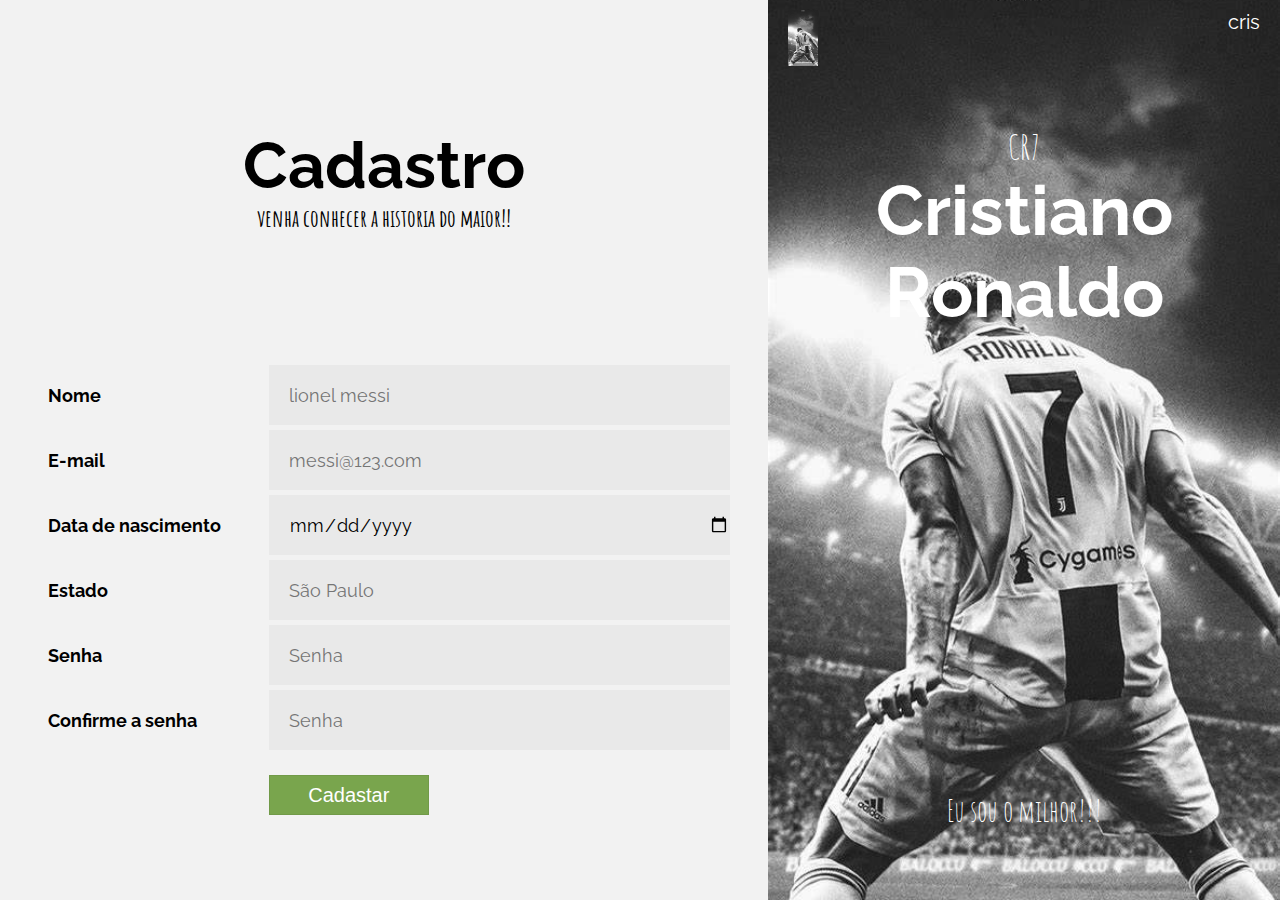
<file: pasta1/index.html>
<!DOCTYPE html>
<html lang='pt-br'>
    <head>
        <meta charset='UTF-8' />
        <meta name="viewport" content="width=device-width, initial-scale=1.0">
        <title>Cadastre-se | Site</title>
        <link rel='stylesheet' href='index.css'>
    </head>
    <body>
        <div class='container'>
            <section class='formulario'>
                <form>
                    <div class='titulo'>
                        <h1>Cadastro</h1>
                        <h2>venha conhecer a historia do maior!!</h2>
                    </div>
                    <section>
                        <div>
                            <label for='nome'><span>Nome</span></label>
                            <label for='email'><span>E-mail</span></label>
                            <label for='data'><span>Data de nascimento</span></label>
                            <label for='estado'><span>Estado</span></label>
                            <label for='senha'><span>Senha</span></label>
                            <label for='confSenha'><span>Confirme a senha</span></label>
                        </div>
                        <div>
                            <input type='text' placeholder='lionel messi' id='nome' class='input' required/>
                            <input type='email' placeholder='messi@123.com' id='email' class='input' required/>
                            <input type='date' placeholder='Dez 10, 2001' id='data' class='input' required/>
                            <input type='text' placeholder='São Paulo' id='estado' class='input' required/>
                            <input type='password' placeholder='Senha' id='senha' class='input' required/>
                            <input type='password' placeholder='Senha' id='confSenha' class='input' required/>
                            <button type='submit'>Cadastar</button>
                        </div>
                    </section>
                </form>
            </section>
            <section class='flier'>
                <div class='flier-overlay'>
                    <header>
                        <a href='#'>
                            <img src='OIP.jpeg' alt='botão de menu' />
                        </a>
                        <span>cris</span>
                    </header>
                    <main>
                        <section>
                            <span>CR7</span>
                            <h1>Cristiano Ronaldo</h1>
                        </section>
                        <span>Eu sou o milhor!!!</span>
                    </main>
                </div>
                <img src='OIP.jpeg' alt=''/>
            </section>
        </div>
    </body>
</html>
</file>
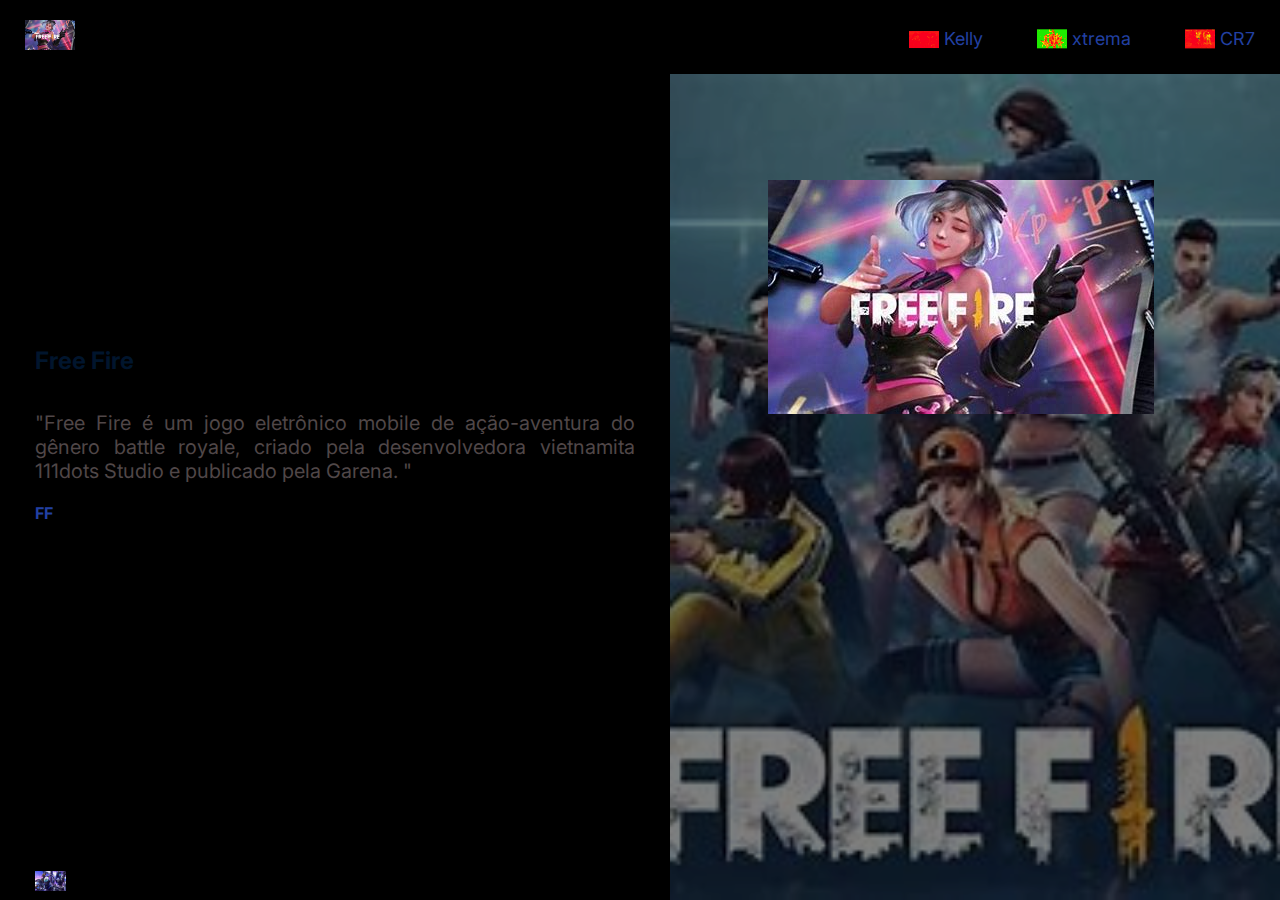
<file: pasta3/index.html>
<!DOCTYPE html>
<html lang="pt-br">
<head>
    <meta charset="UTF-8">
    <meta name="viewport" content="width=device-width, initial-scale=1.0">
    <link rel='shortcut icon' href='./image/iconTab.png' />
    <title>GArena free fire</title>
    <link rel='stylesheet' href='index.css' />
</head>
<body>
    <section class='landing'>
        <nav>
            <a href="" id='logo'>
                <img src='OIP.jpeg' alt='logo' />
            </a>
            <div>
                <a href=""><img src="OIP (6).jpeg" alt=""> Kelly</a>
                <a href=""><img src="OIP (5).jpeg" alt=""> xtrema</a>
                <a href=""><img src="OIP (4).jpeg" alt=""> CR7</a>
            </div>
        </nav>
        <main>    
            <article>
                <div>
                    <h1>Free Fire</h1>
                    <p>"Free Fire é um jogo eletrônico mobile de ação-aventura do gênero battle 
                        royale, criado pela desenvolvedora vietnamita 111dots Studio e publicado 
                        pela Garena. "</p>

                       
                       
                    <a href="">FF</a>
                </div>
                <footer>
                    <a href="https://www.nintendo.com/pt_BR/" target="_blank">
                        <img src="OIP (3).jpeg" alt="ff">
                    </a>
                    <a href=""></a>
                </footer>
            </article>
            <div id="character">
                <img src="OIP.jpeg" alt="">
            </div>
            <div id='bg'>
                <img src="OIP (1).jpeg" alt="" >
            </div>
        </main>
    </section>
</body>
</html>
</file>
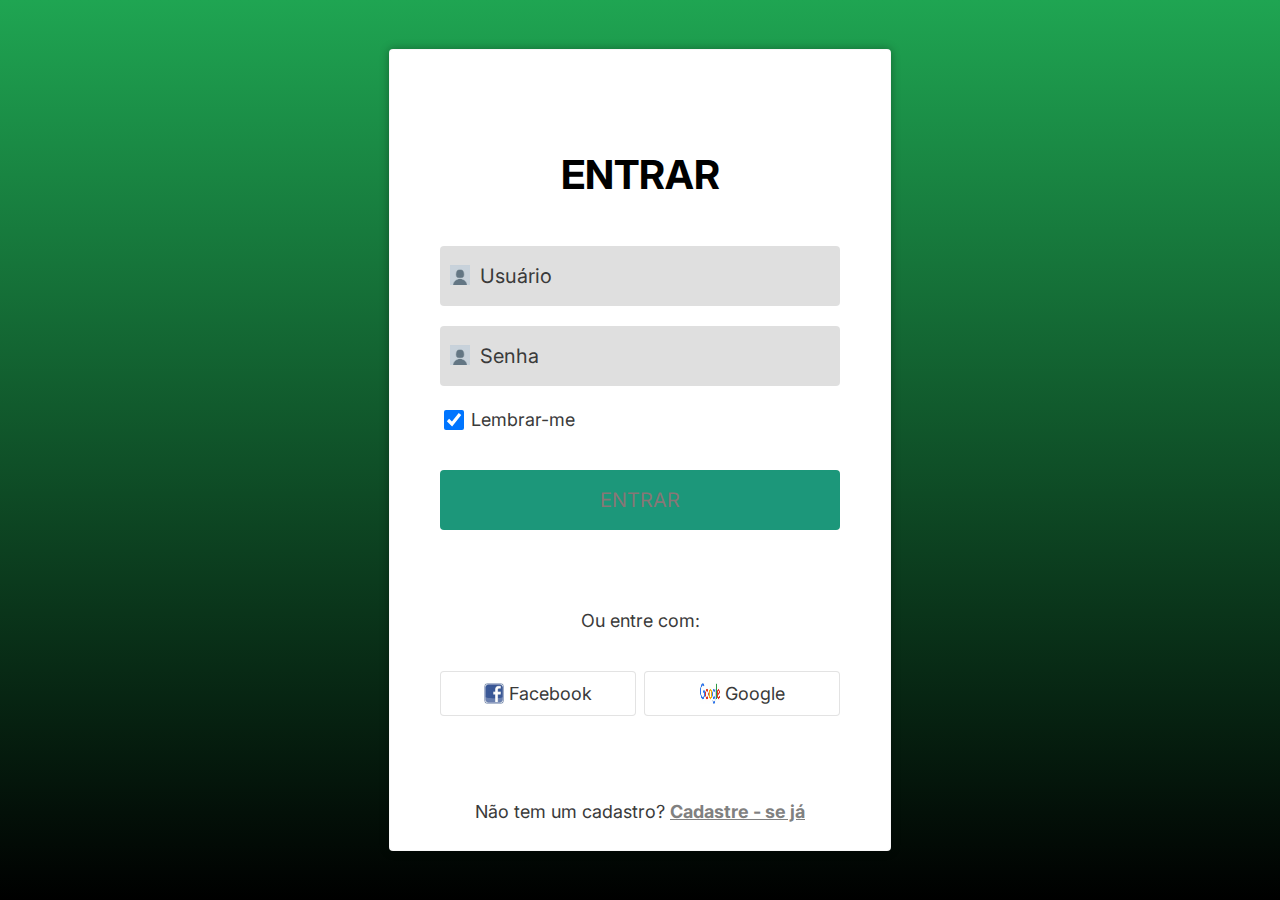
<file: pasta5/index.html>
<!DOCTYPE html>
<html lang='pt-br'>
    <head>
        <meta name="viewport" content="width=device-width, initial-scale=1.0">
        <meta charset='UTF-8' />
        <title>Formulario | Site</title>
        <link rel='stylesheet' href='indemx.css'/>
    </head>
    <body>
        <main class='login'>
            <section>
                <form onsubmit="alert('Logado com sucesso!')" method="GET">
                    <h1>ENTRAR</h1>
                    <img src='OIP.jpeg' id='user-img' alt='Usuario'/>
                    <input type='text' id='user' placeholder='Usuário' required/>
                    <img src='OIP.jpeg' id='password-img' alt='Cadeado'/>
                    <input type='password' id='password' placeholder='Senha' required/>
                    <input type="checkbox" checked id='remember' />
                    <span>Lembrar-me</span>
                    <input type='submit' value='ENTRAR' />
                    <span>Ou entre com:</span>
                    <div>
                        <button id='google'><div><img src='OIP (2).jpeg' alt='Logo Facebook' /><span>Facebook</span></div></button>
                        <button id='google'><div><img src='OIP (1).jpeg' alt='Logo Google' /><span>Google</span></div></button>
                    </div>
                    <span>Não tem um cadastro? <a href='#'>Cadastre&nbsp;-&nbsp;se&nbsp;já</a></span>
                </form>
            </section>
        </main>
    </body>
</html>
</file>
<file: pasta1/index.css>
@import url('https://fonts.googleapis.com/css2?family=Raleway:wght@300&display=swap');
@import url('https://fonts.googleapis.com/css2?family=Amatic+SC&display=swap');
body{
    margin: 0;
    padding: 0;
    height: 100vh;
    background: rgb(0, 0, 0);
}
.container{
    display: flex;
}

/* #redion FORMULARIO */
.container .formulario{
    margin: 0;
    height: 100vh;
    width: 60vw;
    background: rgb(242, 242, 242);
}
.formulario .titulo{
    margin: auto;
    text-align: center;
    display: flex;
    flex-direction: column;
    flex-wrap: wrap;
    justify-content: center;
    align-items: center;
    height: 40vh;
}
.formulario .titulo h1{
    font-family: 'Raleway';
    font-size: 65px;
    margin: 0;
    display: block;
}
.formulario .titulo h2{
    display: block;
    font-family: 'Amatic SC';
    margin: 0;
}
.formulario form section{
    margin: 0;
    padding: 0;
    display: flex;
    flex-direction: row;
    flex-wrap: wrap;
    justify-content: center;
    align-items: flex-start;
    padding-bottom: 50px;
}

.formulario div:first-of-type{
    width: 30%;
}
.formulario div:last-of-type{
    width: 60%;
}
.formulario div label{
    font-family: 'Raleway';
    font-size: 18px;
    font-weight: bold;
    display: flex;
    margin: 5px 0;
    margin-left: 10px;
    align-items: center;
    height: 60px;
}
.formulario div label span{
    display: block;
}
.formulario div .input{
    font-family: 'Raleway';
    font-size: 18px;
    background: rgba(0, 0, 0, 0.035);
    height: 60px;
    display: block;
    margin: 5px 10px 5px 0;
    padding: 0;
    border: 0;
    width: 100%;
}
.formulario div input[type=text], input[type=password], input[type=email]{
    text-indent: 20px;
}
.formulario div input[type=date]{
    text-indent: 10px;
}
.formulario div button{
    outline: none;
    border: solid 1px rgba(0, 0, 0, 0.063);
    background: #79a54d;
    color: white;
    height: 40px;
    width: 160px;
    font-size: 20px;
    margin-top: 20px;
}
.formulario div button:hover{
    cursor: pointer;
    background: #92c75d;
}
/* #endredion FORMULARIO */
/* #region FLIER */
.container .flier{
    position: relative;
    height: 100vh;
    width: 40vw;
    background: rgb(255, 255, 255);
}
.flier img{
    position: absolute;
    width: 100%;
    height: 100%;
    filter: hue-rotate(-20deg);
    object-fit: cover;
    top:0;
    z-index: 1;
}
.flier-overlay{
    z-index: 2;
    height: 100vh;
    position: relative;
    color: white;
}
.flier-overlay header{
    font-family: 'Raleway';
    display: flex;
    justify-content: space-between;
    margin: 0px 20px;
    padding-top: 10px;
}
.flier-overlay header a img{
    position: relative;
    width: 30px;
    height: auto;
    object-fit: contain;
}
.flier-overlay header span{
    font-size: 20px;
}
.flier-overlay main span{
    font-family: 'Amatic SC';
}
.flier-overlay main section{
    position: absolute;
    top: 30%;
    left: 50%;
    transform: translate(-50%, -70%);
    text-align: center;
}
.flier-overlay main section span{
    font-size: 35px
}
.flier-overlay main section h1{
    font-family: 'Raleway';
    font-size: 70px;
    margin: 0;
}
.flier-overlay main span:last-child{
    position: absolute;
    top: 90%;
    left: 50%;
    transform: translate(-50%, -50%);
    font-size: 30px;
}
/* #endregion FLIER */

/* Responsividade */
@media only screen and (max-width: 900px){
    body{
        height: auto;
    }
    .container{
        height: 100%;
        flex-direction: column-reverse;
        
    }
    .container .formulario{
        width: 100%;
        height: 100%;
    }
    .formulario .titulo:last-of-type{
        height: 15vh;
        width: 300px;
    }
    .container .flier{
        width: 100%;
        height: 30vh;
    }
    .flier-overlay{
        height: 40%;
    }
    .flier-overlay header{
        margin: 0px 10px;
    }
    .flier-overlay header span{
        display: none;
    }
    .flier-overlay main section{
        top: 90%;
        left: 50%;
        transform: translate(-50%, -20%);
        text-align: center;
    }
    .flier-overlay main span:last-child{
        display: none;
    }
    .flier-overlay main section span{
        display: none;
    }
}
@media only screen and (max-width: 400px){
    .container .flier{
        width: 100%;
        height: 30vh;
    }
    .flier-overlay main section h1{
        font-family: 'Raleway';
        font-size: 60px;
        margin: 0;
    }
    .formulario .titulo h1{
        font-size: 30px;
    }
    .formulario div label, .formulario div .input{
        font-size: 15px;
    }
}
</file>
<file: pasta3/index.css>
@import url('https://fonts.googleapis.com/css2?family=Inter&display=swap');
        :root{
            --bg-color: rgb(0, 0, 0);
            --text-color: #2240a3;
            --text-color-hover: #a81c1e;
            --text-menu-size: 18px;
            --text-title-size: 24px;
            --text-subtitle-size: 20px;
            --text-subtitle-color: #504748;
        }
        body{
            font-family: 'Inter';
            margin:0;
            padding: 0;
            background: var(--bg-color);
        }
        .landing{
            width: 100%;
            height: 100vh;
            display: flex;
            flex-direction: column;

        }
        .landing nav{
            z-index: 2;
            height: auto;
            display: flex;
            flex-direction: row;
            justify-content: space-between;
            align-items: center;
            width: 100%;
        }
        .landing nav div a{
            position: relative;
            margin: 0px 25px;
            text-decoration: none;
            font-size: var(--text-menu-size);
            color: var(--text-color);
            transition: .2s color ease-in-out;
        }
        .landing nav div a:hover{
            color: var(--text-color-hover);
        }
        .landing nav div a img{
            transition: .2s filter ease-in-out;
            filter: invert(16%) sepia(70%) saturate(4646%) hue-rotate(345deg) brightness(89%) contrast(121%);
            transform: translateY(18%);
            width: 30px;
        }
        .landing nav div a:hover img{
            filter: invert(93%) sepia(17%) saturate(1607%) hue-rotate(292deg) brightness(112%) contrast(108%);        }

        #logo{
            margin: 20px 25px;
        }
        #logo img{
            width: 50px;
        }
        .landing main{
            height: 100%;
            display: flex;
            flex-direction: row;
        }
        .landing main article{
            display: flex;
            flex-direction: column;
            justify-content: center;
            align-self: center;
            margin: 0 35px;
            max-width: 600px;
            height: 100%;
        }
        .landing main article div{
            flex: 6;
            display: flex;
            flex-direction: column;
            justify-content: center;
        }
        .landing main article div h1{
            font-size: var(--text-title-size);
            color:#01152d;
        }
        .landing main article div p{
            color: var(--text-subtitle-color);
            font-size: var(--text-subtitle-size);
            text-align: justify;
        }
        .landing main article div a{
            color: var(--text-color);
            font-size: var(--text-subtitle-size) -2;
            text-decoration: none;
            font-weight: bold;
            width: 100px;
        }
        .landing main article div a:hover{
            color: var(--text-color-hover);
        }
        .landing main article footer{
            display: flex;
            align-items: flex-end;
            flex: 1;
            margin-bottom: 5px;
        }
        .landing main article footer a img{
            max-height: 20px;
        }
        .landing main div{
            width: 100%;
        }
        #bg{
            overflow: hidden;
        }
        #bg img{
            z-index: 1;
            width: 100%;
            height: 100%;
            object-fit: cover;
            filter: opacity(.5);
        }
        #character{
            z-index: 1;
            position: absolute;
            top: 20%;
            left: 60%;
            width: auto;
            animation: Mario 1s infinite alternate ease-in-out;
        }
        @keyframes Mario{
            from {
                transform: rotate(-.5deg);
            }
            to {
                transform: rotate(.5deg);
            }
        }
</file>
<file: pasta5/indemx.css>
@import url('https://fonts.googleapis.com/css2?family=Inter&display=swap');            
:root{
    --main-bg-color: rgb(255, 255, 255);
    --main-text-color: rgb(0, 0, 0);
    --radius: .25rem;
    --login-input-color: rgba(0, 0, 0, 0.124);
    --login-text-color: rgb(58, 58, 58);
    --login-input-height: 60px;
    --login-input-width: 100%;
}
body{
    font-family: 'Inter';
    margin: 0;
    padding: 0;
    width: 100vw;
    height: 100vh;
    background: rgb(25, 73, 194);
    background: linear-gradient(180deg, rgb(31, 165, 82) 0%, rgb(0, 0, 0) 100%);
}
.login{
    flex: 1;
    color: var(--main-text-color);
}
.login section{
    position: absolute;
    top: 50%;
    left: 50%;
    transform: translate(-50%, -50%);
    width: 500px;
    height: 800px;
    background-color: var(--main-bg-color);
    border-radius: var(--radius);
    border: solid 1px rgba(0, 0, 0, 0.029);
    box-shadow: 0px 0px 10px rgba(0, 0, 0, 0.33);
}
.login form{
    position: relative;
    display: block;
    width: 80%;
    height: 80%;
    margin: auto;
    margin-top: 20%;
    padding: 0;
}
.login h1{
    margin-top: 0;
    font-size: 40px;
    text-align: center;
}
.login input{
    font-family: 'Inter';
    margin-top: 20px;
    border: none;
    font-size: 20px;
    color: var(--login-text-color);
    border-radius: var(--radius);
    height: var(--login-input-height);
    width: var(--login-input-width);
}
.login input[type=submit]{
    display: block;
}
.login input[type=text], input[type=password]{
    background: var(--login-input-color);
    text-indent: 40px;
    margin: auto;
    margin-top: 20px;
    padding: 0;
    outline: none;
    border: 0;
}
.login input[type=submit]{
    margin-top: 40px;
    background: #1c977a;
    color: rgb(136, 118, 118);
    transition: background .3s;
}
.login input[type=submit]:hover{
    background: #ffffff;
}
.login #user-img, #password-img{
    position: absolute;
    transform: translate(50%, 195%);
    width: 20px;
    height: 20px;
}
.login input::placeholder{
    color: var(--login-text-color);
    font-size: 20px;
}
.login input[type=checkbox]{
    height: 20px;
    width: 20px;
    transform: translateY(20%);
}
.login span{
    font-family: 'Inter';
    font-size: 18px;
    color: var(--login-text-color);
}
.login span:nth-of-type(2){
    margin-top: 80px;
    margin-bottom: 40px;
    display: block;
    text-align: center;
}
.login span:nth-of-type(3){
    position: absolute;
    width: 100%;
    bottom: -5%;
    display: block;
    text-align: center;
}
.login span:nth-of-type(3) a{
    color: rgb(128, 128, 128);
    font-weight: bold;
}
.login span:nth-of-type(3) a:hover{
    font-weight: normal;
}
.login form div{
    width: 100%;
    display: flex;
    justify-content: space-between;
}
.login button{
    border-radius: var(--radius);
    border: 1px solid rgba(63, 63, 63, 0.145);
    background-color: white;
    width: 49%;
    height: 45px;
    transition: background .3s;
}
.login button:hover{
    background-color: var(--login-input-color);
}
.login button div{
    justify-content: center;
    margin: auto;
}
.login button img{
    width: 20px;
    margin-right: 5px;
}

@media only screen and (max-width: 600px){
    .login section{
        width: 80vw;
        height: auto;
        padding-bottom: 110px;
    }
    .login h1{
        margin-bottom: 0;
    }
    .login form{
        margin-top: 5%;
    }
    .login input{
        margin-top: 5px;
    }
    .login input[type=submit]{
        margin-top: 10px;
    }
    .login #user-img{
        position: absolute;
        transform: translate(50%, 195%);
        width: 20px;
        height: 20px;
    }
    .login #password-img{
        position: absolute;
        transform: translate(50%, 125%);
        width: 20px;
        height: 20px;
    }
    .login button{
        overflow: hidden;
    }
    .login button div span{
        font-size: 14px;
    }
    .login span:nth-of-type(2){
        margin-top: 20px;
        margin-bottom: 10px;
        display: block;
        text-align: center;
    }
    .login span:nth-of-type(3){
        position: absolute;
        width: 100%;
        bottom: -20%;
        display: block;
        text-align: center;
    }
}
</file>
